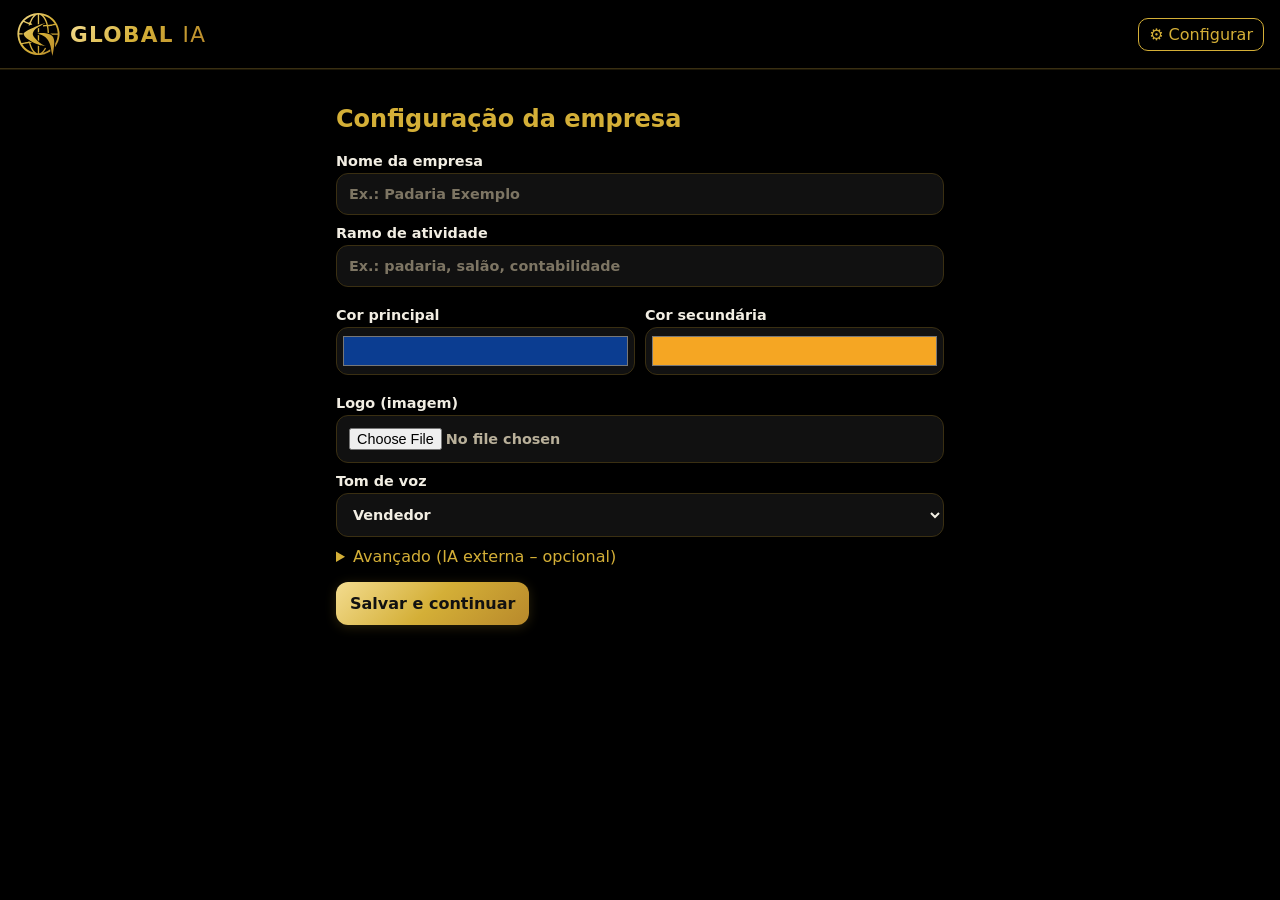
<file: global-ia/index.html>
<!doctype html><html lang="pt-BR"><head><meta charset="utf-8"><meta name="viewport" content="width=device-width,initial-scale=1,viewport-fit=cover">
<title>Global IA</title><meta name="theme-color" content="#000000"><link rel="manifest" href="manifest.webmanifest">
<link rel="icon" href="assets/icon.svg" type="image/svg+xml"><link rel="apple-touch-icon" href="assets/icon.svg"><meta name="apple-mobile-web-app-capable" content="yes"><meta name="apple-mobile-web-app-title" content="Global IA">
<link rel="stylesheet" href="style.css"></head><body>
<header><div class="brand"><img src="assets/logo.svg" alt="Global"><h1>Global <span>IA</span></h1></div><button id="btnCfg" class="ghost">⚙️ Configurar</button></header>
<main>
<section id="setup" class="hidden"><h2>Configuração da empresa</h2>
<label>Nome da empresa<input id="cName" placeholder="Ex.: Padaria Exemplo"></label>
<label>Ramo de atividade<input id="cRamo" placeholder="Ex.: padaria, salão, contabilidade"></label>
<div class="row"><label>Cor principal<input type="color" id="c1" value="#0B3D91"></label><label>Cor secundária<input type="color" id="c2" value="#F5A623"></label></div>
<label>Logo (imagem)<input type="file" id="cLogo" accept="image/*"></label><img id="logoPrev" class="logoPrev hidden" alt="Logo">
<label>Tom de voz<select id="cTom"><option>Sério</option><option>Descontraído</option><option selected>Vendedor</option></select></label>
<details><summary>Avançado (IA externa – opcional)</summary><label>Endpoint de API (não usado por padrão)<input id="cApi" placeholder="https://..."></label></details>
<button id="saveCfg" class="primary">Salvar e continuar</button></section>
<section id="home" class="hidden"><p class="hello" id="hello"></p>
<div class="cards"><button class="card" data-mode="post"><span>✍️</span><b>Assistente de Postagem</b><small>Legenda, ideias e hashtags</small></button>
<button class="card" data-mode="img"><span>🎨</span><b>Assistente de Imagem</b><small>Artes para feed e story</small></button></div>
<div class="chat"><textarea id="req" rows="2" placeholder="Ex.: faz um post de promoção de sexta"></textarea>
<div class="row wrap"><button id="goPost" class="primary">✍️ Postagem</button><button id="goImg" class="primary alt">🎨 Imagem</button><button id="goFull" class="primary full">🚀 Fazer post completo</button></div>
<div class="chips"><button>faz um post de promoção de sexta</button><button>lançamento de produto novo</button><button>dica para clientes</button><button>post de Dia das Mães</button></div></div>
<div id="out"></div></section>
</main><script src="app.js"></script></body></html>
</file>
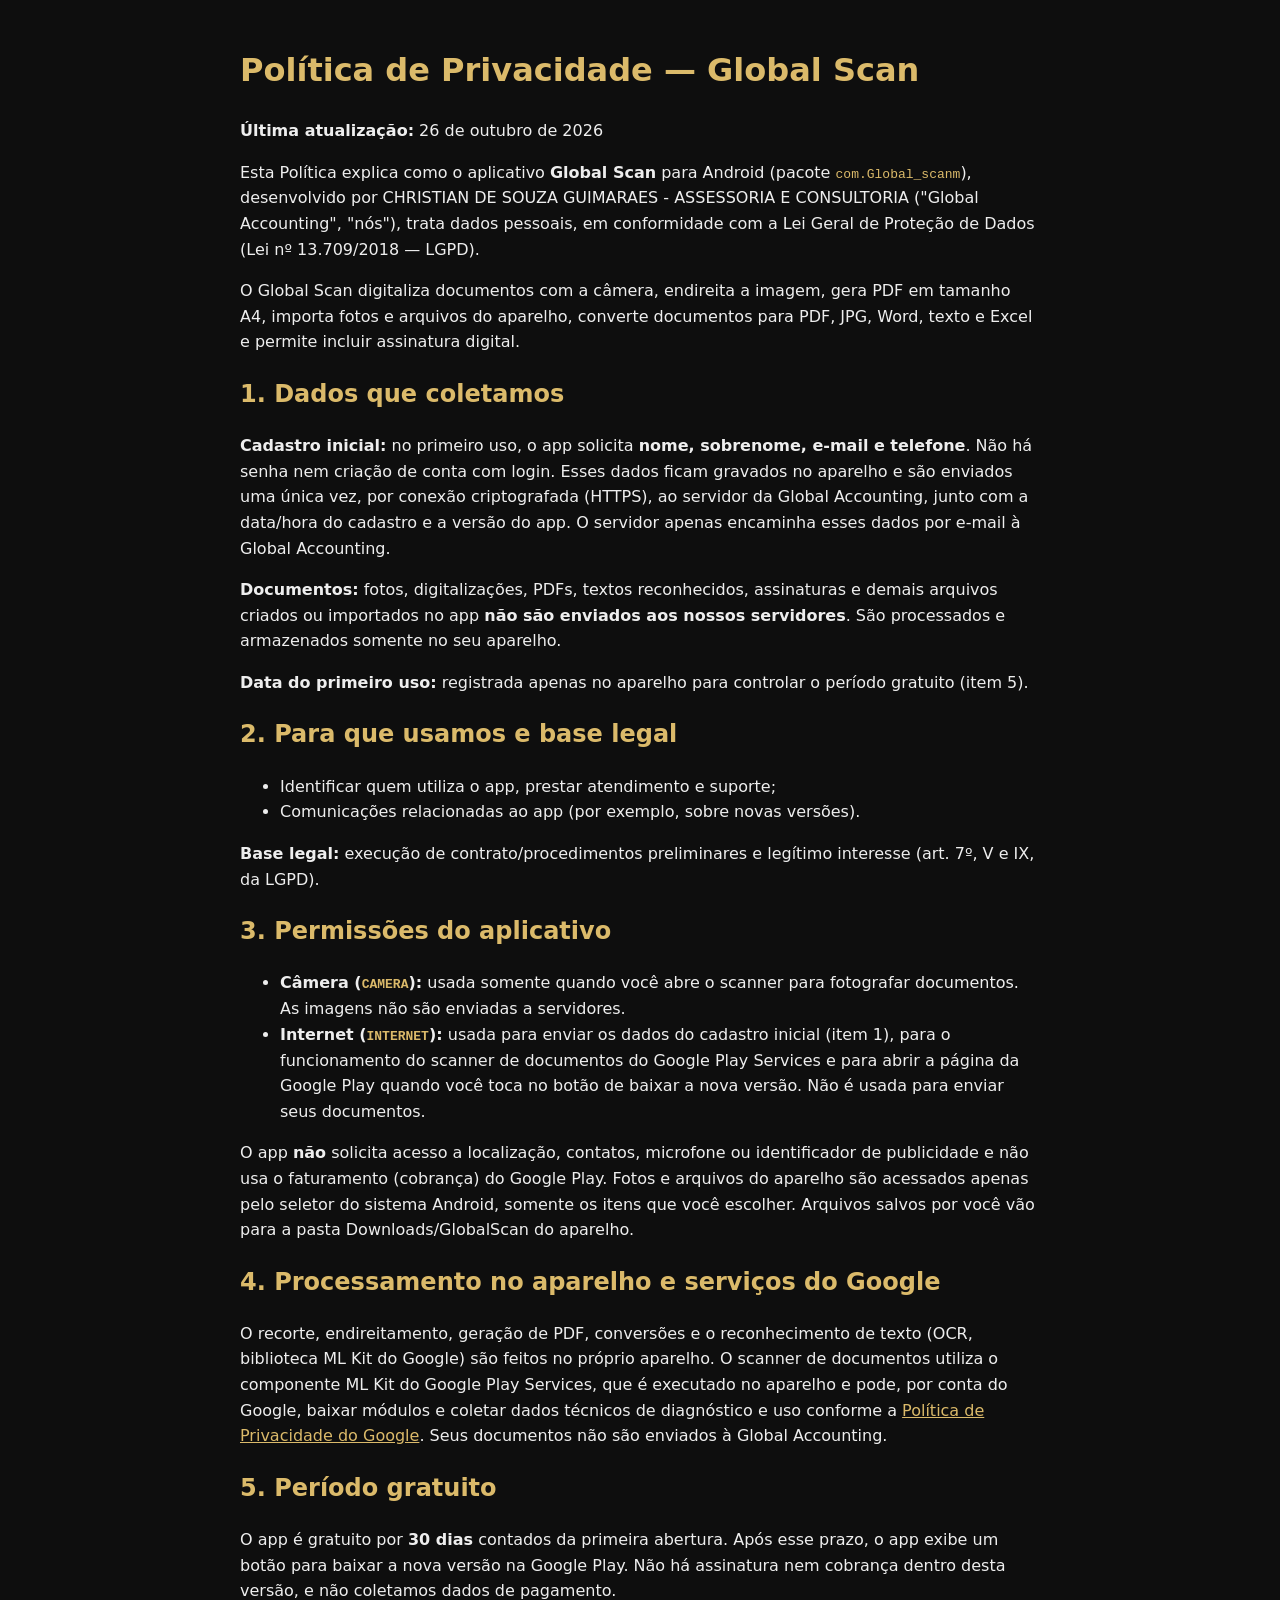
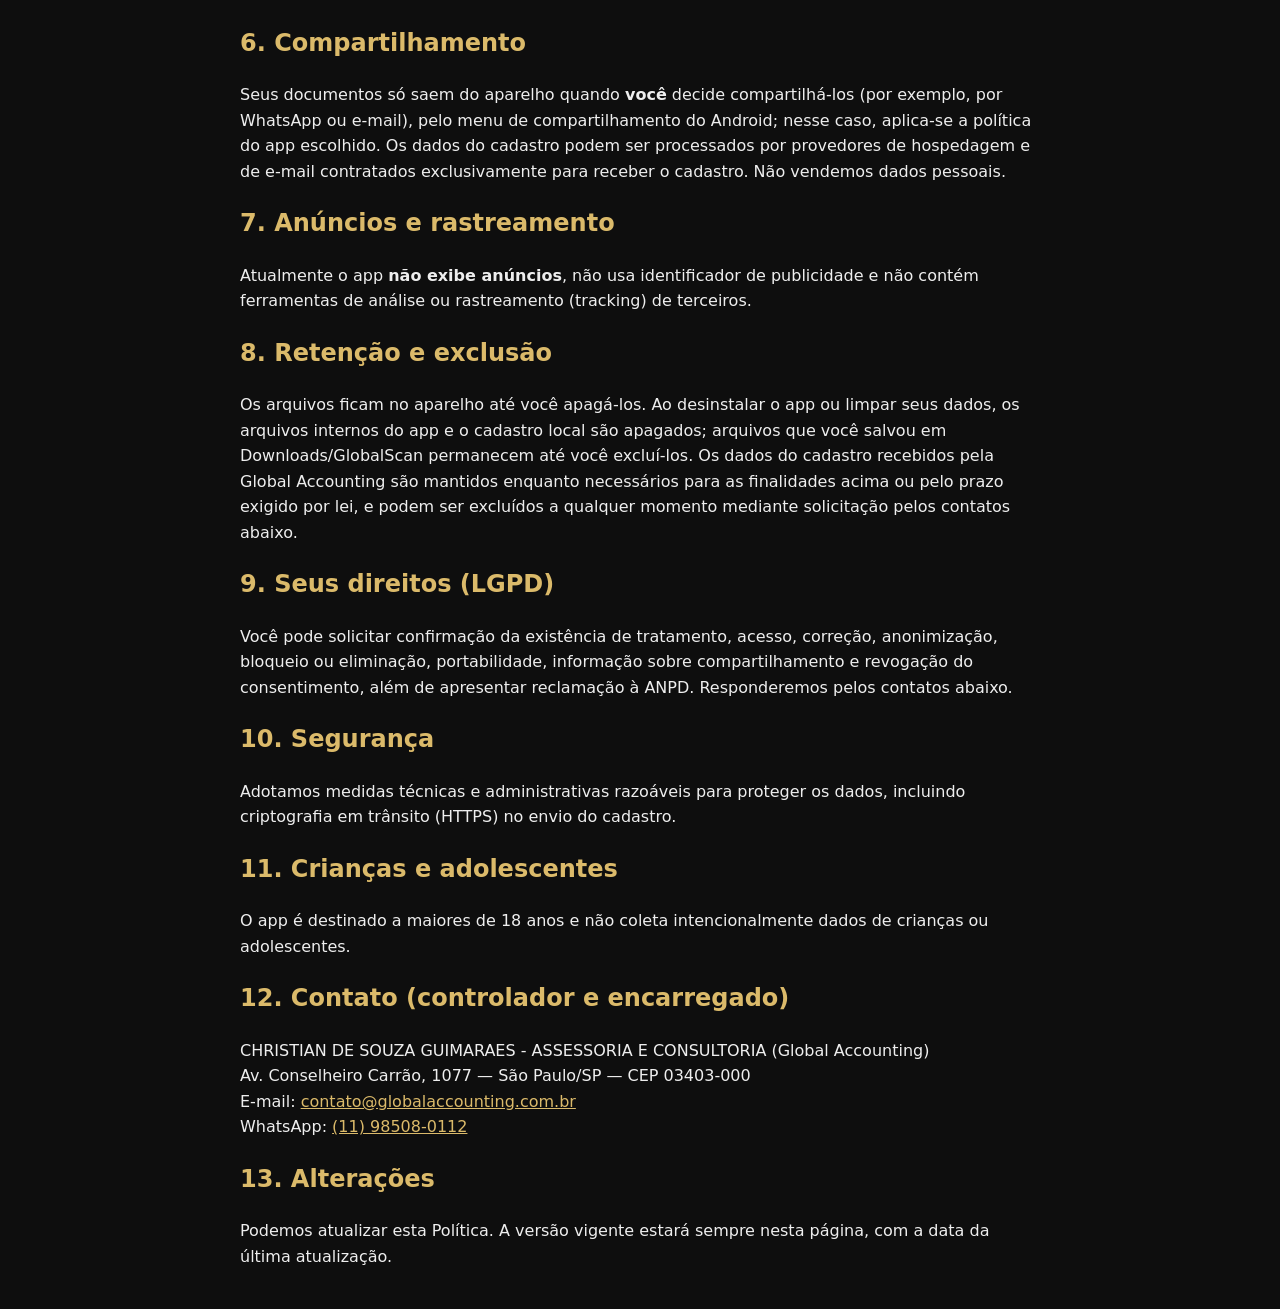
<file: privacidade.html>
<!DOCTYPE html>
<html lang="pt-BR"><head><meta charset="utf-8"><meta name="viewport" content="width=device-width,initial-scale=1">
<title>Política de Privacidade — Global Scan</title>
<style>body{background:#0E0E0E;color:#eee;font-family:system-ui,Arial,sans-serif;max-width:800px;margin:auto;padding:24px;line-height:1.6}h1,h2{color:#DBBA6A}a{color:#DBBA6A}code{color:#DBBA6A}</style>
</head><body>
<h1>Política de Privacidade — Global Scan</h1>
<p><strong>Última atualização:</strong> 26 de outubro de 2026</p>
<p>Esta Política explica como o aplicativo <strong>Global Scan</strong> para Android (pacote <code>com.Global_scanm</code>), desenvolvido por CHRISTIAN DE SOUZA GUIMARAES - ASSESSORIA E CONSULTORIA ("Global Accounting", "nós"), trata dados pessoais, em conformidade com a Lei Geral de Proteção de Dados (Lei nº 13.709/2018 — LGPD).</p>
<p>O Global Scan digitaliza documentos com a câmera, endireita a imagem, gera PDF em tamanho A4, importa fotos e arquivos do aparelho, converte documentos para PDF, JPG, Word, texto e Excel e permite incluir assinatura digital.</p>

<h2>1. Dados que coletamos</h2>
<p><strong>Cadastro inicial:</strong> no primeiro uso, o app solicita <strong>nome, sobrenome, e-mail e telefone</strong>. Não há senha nem criação de conta com login. Esses dados ficam gravados no aparelho e são enviados uma única vez, por conexão criptografada (HTTPS), ao servidor da Global Accounting, junto com a data/hora do cadastro e a versão do app. O servidor apenas encaminha esses dados por e-mail à Global Accounting.</p>
<p><strong>Documentos:</strong> fotos, digitalizações, PDFs, textos reconhecidos, assinaturas e demais arquivos criados ou importados no app <strong>não são enviados aos nossos servidores</strong>. São processados e armazenados somente no seu aparelho.</p>
<p><strong>Data do primeiro uso:</strong> registrada apenas no aparelho para controlar o período gratuito (item 5).</p>

<h2>2. Para que usamos e base legal</h2>
<ul>
<li>Identificar quem utiliza o app, prestar atendimento e suporte;</li>
<li>Comunicações relacionadas ao app (por exemplo, sobre novas versões).</li>
</ul>
<p><strong>Base legal:</strong> execução de contrato/procedimentos preliminares e legítimo interesse (art. 7º, V e IX, da LGPD).</p>

<h2>3. Permissões do aplicativo</h2>
<ul>
<li><strong>Câmera (<code>CAMERA</code>):</strong> usada somente quando você abre o scanner para fotografar documentos. As imagens não são enviadas a servidores.</li>
<li><strong>Internet (<code>INTERNET</code>):</strong> usada para enviar os dados do cadastro inicial (item 1), para o funcionamento do scanner de documentos do Google Play Services e para abrir a página da Google Play quando você toca no botão de baixar a nova versão. Não é usada para enviar seus documentos.</li>
</ul>
<p>O app <strong>não</strong> solicita acesso a localização, contatos, microfone ou identificador de publicidade e não usa o faturamento (cobrança) do Google Play. Fotos e arquivos do aparelho são acessados apenas pelo seletor do sistema Android, somente os itens que você escolher. Arquivos salvos por você vão para a pasta Downloads/GlobalScan do aparelho.</p>

<h2>4. Processamento no aparelho e serviços do Google</h2>
<p>O recorte, endireitamento, geração de PDF, conversões e o reconhecimento de texto (OCR, biblioteca ML Kit do Google) são feitos no próprio aparelho. O scanner de documentos utiliza o componente ML Kit do Google Play Services, que é executado no aparelho e pode, por conta do Google, baixar módulos e coletar dados técnicos de diagnóstico e uso conforme a <a href="https://policies.google.com/privacy">Política de Privacidade do Google</a>. Seus documentos não são enviados à Global Accounting.</p>

<h2>5. Período gratuito</h2>
<p>O app é gratuito por <strong>30 dias</strong> contados da primeira abertura. Após esse prazo, o app exibe um botão para baixar a nova versão na Google Play. Não há assinatura nem cobrança dentro desta versão, e não coletamos dados de pagamento.</p>

<h2>6. Compartilhamento</h2>
<p>Seus documentos só saem do aparelho quando <strong>você</strong> decide compartilhá-los (por exemplo, por WhatsApp ou e-mail), pelo menu de compartilhamento do Android; nesse caso, aplica-se a política do app escolhido. Os dados do cadastro podem ser processados por provedores de hospedagem e de e-mail contratados exclusivamente para receber o cadastro. Não vendemos dados pessoais.</p>

<h2>7. Anúncios e rastreamento</h2>
<p>Atualmente o app <strong>não exibe anúncios</strong>, não usa identificador de publicidade e não contém ferramentas de análise ou rastreamento (tracking) de terceiros.</p>

<h2>8. Retenção e exclusão</h2>
<p>Os arquivos ficam no aparelho até você apagá-los. Ao desinstalar o app ou limpar seus dados, os arquivos internos do app e o cadastro local são apagados; arquivos que você salvou em Downloads/GlobalScan permanecem até você excluí-los. Os dados do cadastro recebidos pela Global Accounting são mantidos enquanto necessários para as finalidades acima ou pelo prazo exigido por lei, e podem ser excluídos a qualquer momento mediante solicitação pelos contatos abaixo.</p>

<h2>9. Seus direitos (LGPD)</h2>
<p>Você pode solicitar confirmação da existência de tratamento, acesso, correção, anonimização, bloqueio ou eliminação, portabilidade, informação sobre compartilhamento e revogação do consentimento, além de apresentar reclamação à ANPD. Responderemos pelos contatos abaixo.</p>

<h2>10. Segurança</h2>
<p>Adotamos medidas técnicas e administrativas razoáveis para proteger os dados, incluindo criptografia em trânsito (HTTPS) no envio do cadastro.</p>

<h2>11. Crianças e adolescentes</h2>
<p>O app é destinado a maiores de 18 anos e não coleta intencionalmente dados de crianças ou adolescentes.</p>

<h2>12. Contato (controlador e encarregado)</h2>
<p>CHRISTIAN DE SOUZA GUIMARAES - ASSESSORIA E CONSULTORIA (Global Accounting)<br />
Av. Conselheiro Carrão, 1077 — São Paulo/SP — CEP 03403-000<br />
E-mail: <a href="mailto:contato@globalaccounting.com.br">contato@globalaccounting.com.br</a><br />
WhatsApp: <a href="https://wa.me/5511985080112">(11) 98508-0112</a></p>

<h2>13. Alterações</h2>
<p>Podemos atualizar esta Política. A versão vigente estará sempre nesta página, com a data da última atualização.</p>
</body></html>
</file>
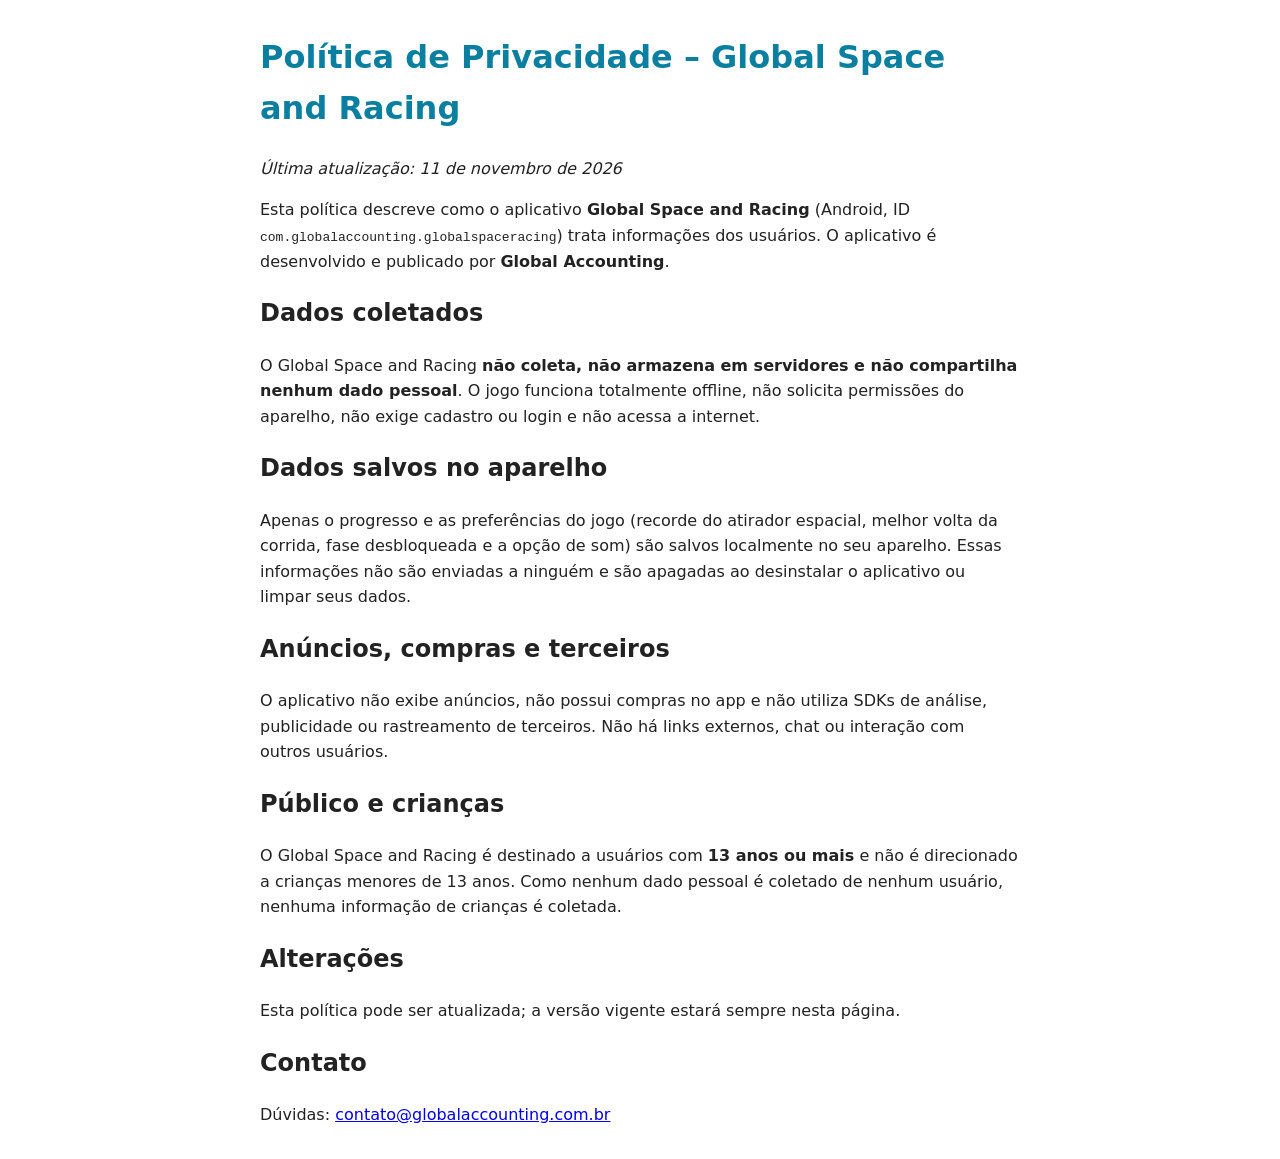
<file: global-space-racing/privacidade.html>
<!doctype html>
<html lang="pt-BR"><head><meta charset="utf-8"><meta name="viewport" content="width=device-width,initial-scale=1">
<title>Política de Privacidade – Global Space and Racing</title>
<style>body{font-family:system-ui,sans-serif;max-width:760px;margin:2em auto;padding:0 1em;line-height:1.6;color:#222}h1{color:#0a7fa0}</style></head>
<body>
<h1>Política de Privacidade – Global Space and Racing</h1>
<p><em>Última atualização: 11 de novembro de 2026</em></p>
<p>Esta política descreve como o aplicativo <strong>Global Space and Racing</strong> (Android, ID <code>com.globalaccounting.globalspaceracing</code>) trata informações dos usuários. O aplicativo é desenvolvido e publicado por <strong>Global Accounting</strong>.</p>
<h2>Dados coletados</h2>
<p>O Global Space and Racing <strong>não coleta, não armazena em servidores e não compartilha nenhum dado pessoal</strong>. O jogo funciona totalmente offline, não solicita permissões do aparelho, não exige cadastro ou login e não acessa a internet.</p>
<h2>Dados salvos no aparelho</h2>
<p>Apenas o progresso e as preferências do jogo (recorde do atirador espacial, melhor volta da corrida, fase desbloqueada e a opção de som) são salvos localmente no seu aparelho. Essas informações não são enviadas a ninguém e são apagadas ao desinstalar o aplicativo ou limpar seus dados.</p>
<h2>Anúncios, compras e terceiros</h2>
<p>O aplicativo não exibe anúncios, não possui compras no app e não utiliza SDKs de análise, publicidade ou rastreamento de terceiros. Não há links externos, chat ou interação com outros usuários.</p>
<h2>Público e crianças</h2>
<p>O Global Space and Racing é destinado a usuários com <strong>13 anos ou mais</strong> e não é direcionado a crianças menores de 13 anos. Como nenhum dado pessoal é coletado de nenhum usuário, nenhuma informação de crianças é coletada.</p>
<h2>Alterações</h2>
<p>Esta política pode ser atualizada; a versão vigente estará sempre nesta página.</p>
<h2>Contato</h2>
<p>Dúvidas: <a href="mailto:contato@globalaccounting.com.br">contato@globalaccounting.com.br</a></p>
</body></html>
</file>
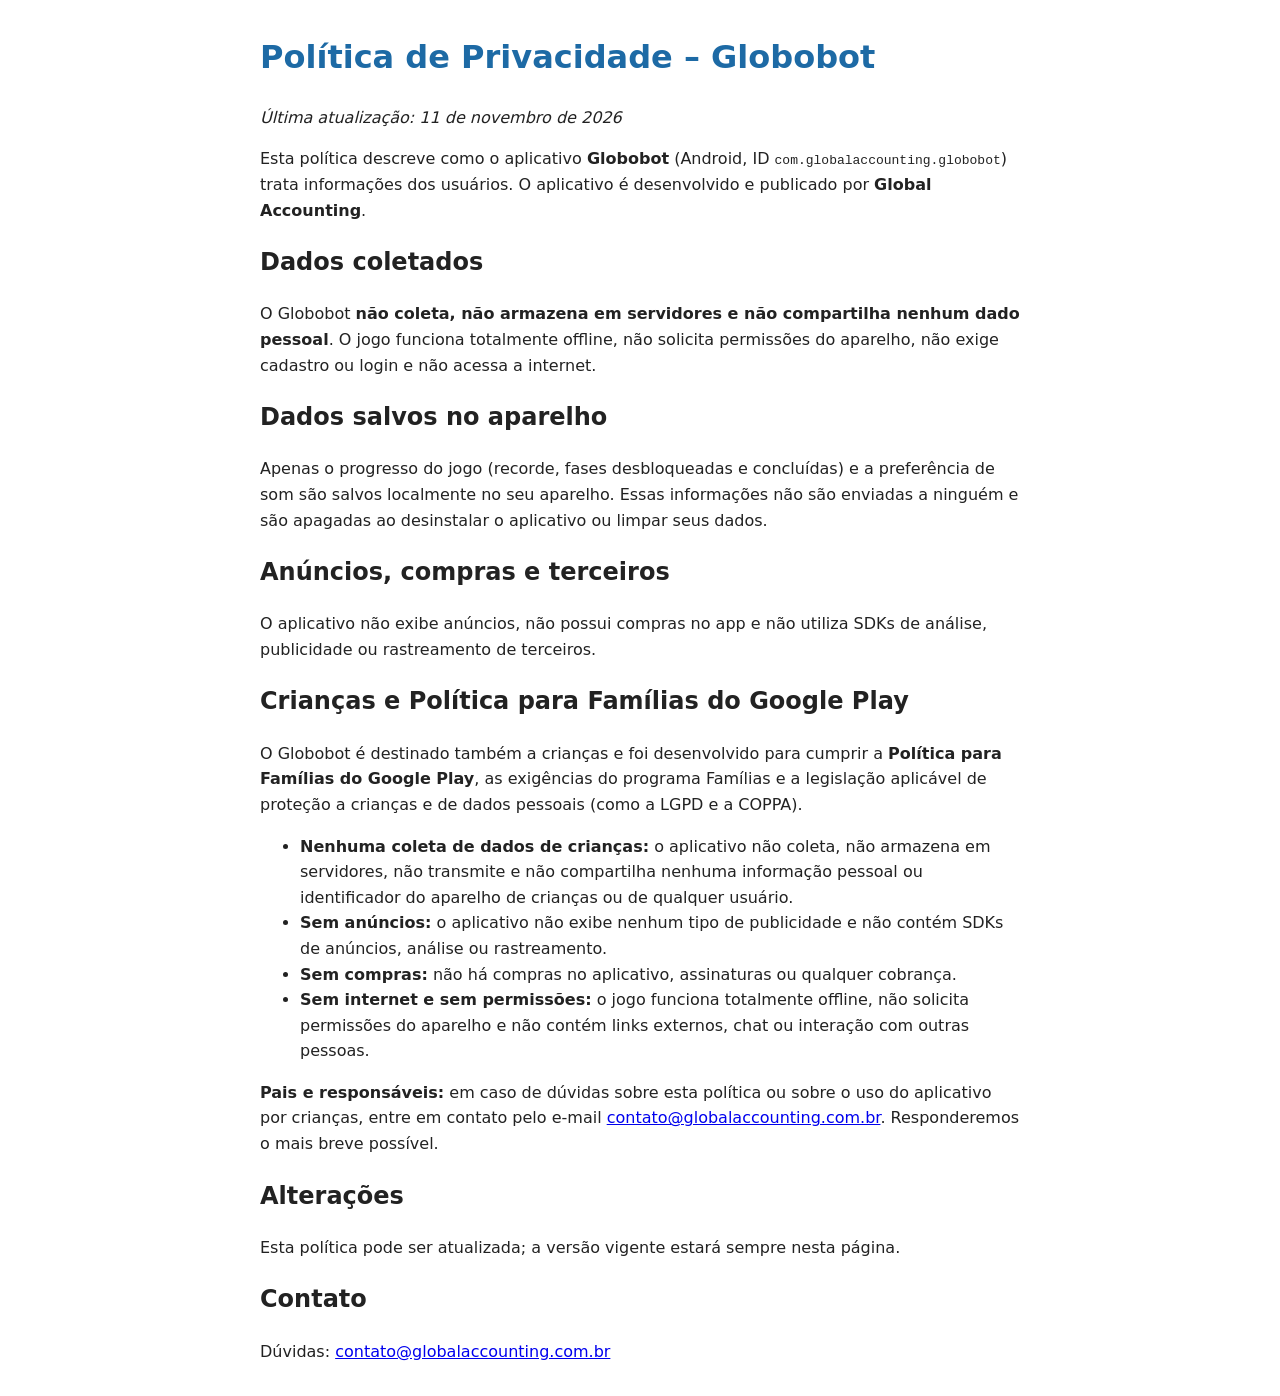
<file: globobot/privacidade.html>
<!doctype html>
<html lang="pt-BR"><head><meta charset="utf-8"><meta name="viewport" content="width=device-width,initial-scale=1">
<title>Política de Privacidade – Globobot</title>
<style>body{font-family:system-ui,sans-serif;max-width:760px;margin:2em auto;padding:0 1em;line-height:1.6;color:#222}h1{color:#1d6aa5}</style></head>
<body>
<h1>Política de Privacidade – Globobot</h1>
<p><em>Última atualização: 11 de novembro de 2026</em></p>
<p>Esta política descreve como o aplicativo <strong>Globobot</strong> (Android, ID <code>com.globalaccounting.globobot</code>) trata informações dos usuários. O aplicativo é desenvolvido e publicado por <strong>Global Accounting</strong>.</p>
<h2>Dados coletados</h2>
<p>O Globobot <strong>não coleta, não armazena em servidores e não compartilha nenhum dado pessoal</strong>. O jogo funciona totalmente offline, não solicita permissões do aparelho, não exige cadastro ou login e não acessa a internet.</p>
<h2>Dados salvos no aparelho</h2>
<p>Apenas o progresso do jogo (recorde, fases desbloqueadas e concluídas) e a preferência de som são salvos localmente no seu aparelho. Essas informações não são enviadas a ninguém e são apagadas ao desinstalar o aplicativo ou limpar seus dados.</p>
<h2>Anúncios, compras e terceiros</h2>
<p>O aplicativo não exibe anúncios, não possui compras no app e não utiliza SDKs de análise, publicidade ou rastreamento de terceiros.</p>
<h2>Crianças e Política para Famílias do Google Play</h2>
<p>O Globobot é destinado também a crianças e foi desenvolvido para cumprir a <strong>Política para Famílias do Google Play</strong>, as exigências do programa Famílias e a legislação aplicável de proteção a crianças e de dados pessoais (como a LGPD e a COPPA).</p>
<ul>
<li><strong>Nenhuma coleta de dados de crianças:</strong> o aplicativo não coleta, não armazena em servidores, não transmite e não compartilha nenhuma informação pessoal ou identificador do aparelho de crianças ou de qualquer usuário.</li>
<li><strong>Sem anúncios:</strong> o aplicativo não exibe nenhum tipo de publicidade e não contém SDKs de anúncios, análise ou rastreamento.</li>
<li><strong>Sem compras:</strong> não há compras no aplicativo, assinaturas ou qualquer cobrança.</li>
<li><strong>Sem internet e sem permissões:</strong> o jogo funciona totalmente offline, não solicita permissões do aparelho e não contém links externos, chat ou interação com outras pessoas.</li>
</ul>
<p><strong>Pais e responsáveis:</strong> em caso de dúvidas sobre esta política ou sobre o uso do aplicativo por crianças, entre em contato pelo e-mail <a href="mailto:contato@globalaccounting.com.br">contato@globalaccounting.com.br</a>. Responderemos o mais breve possível.</p>
<h2>Alterações</h2>
<p>Esta política pode ser atualizada; a versão vigente estará sempre nesta página.</p>
<h2>Contato</h2>
<p>Dúvidas: <a href="mailto:contato@globalaccounting.com.br">contato@globalaccounting.com.br</a></p>
</body></html>
</file>
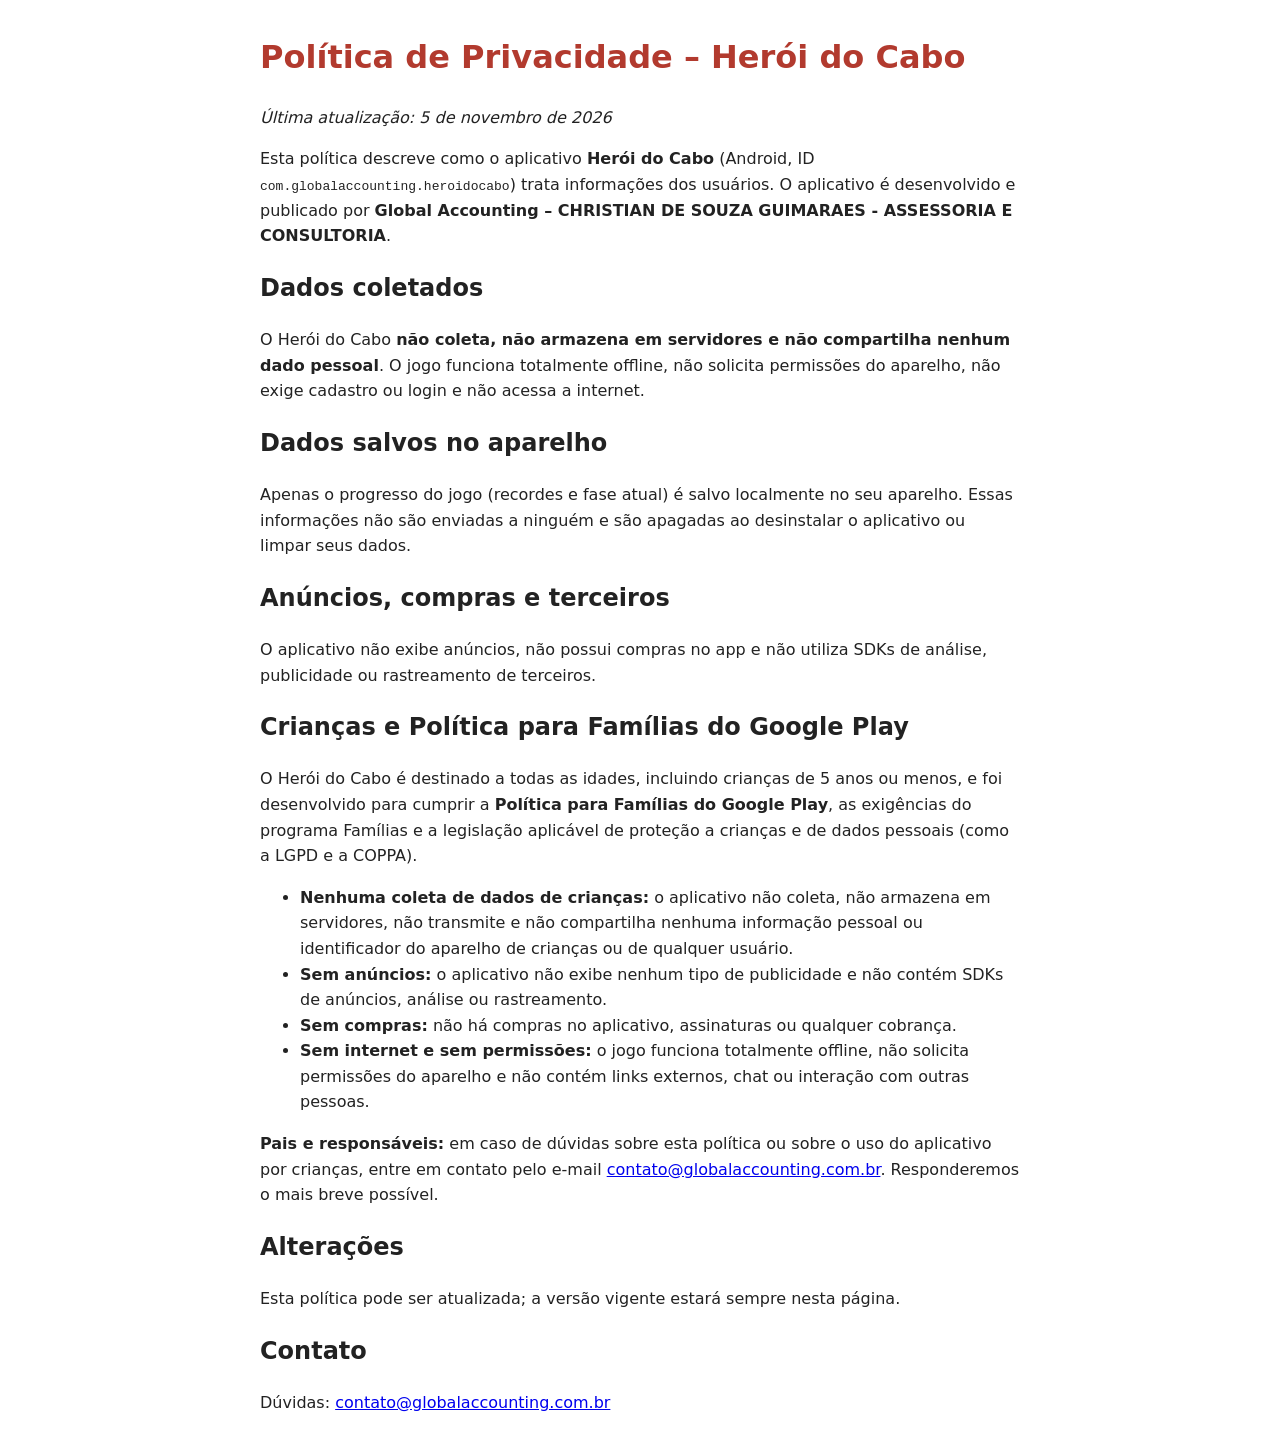
<file: heroi-do-cabo/privacidade.html>
<!doctype html>
<html lang="pt-BR"><head><meta charset="utf-8"><meta name="viewport" content="width=device-width,initial-scale=1">
<title>Política de Privacidade – Herói do Cabo</title>
<style>body{font-family:system-ui,sans-serif;max-width:760px;margin:2em auto;padding:0 1em;line-height:1.6;color:#222}h1{color:#b23a2e}</style></head>
<body>
<h1>Política de Privacidade – Herói do Cabo</h1>
<p><em>Última atualização: 5 de novembro de 2026</em></p>
<p>Esta política descreve como o aplicativo <strong>Herói do Cabo</strong> (Android, ID <code>com.globalaccounting.heroidocabo</code>) trata informações dos usuários. O aplicativo é desenvolvido e publicado por <strong>Global Accounting – CHRISTIAN DE SOUZA GUIMARAES - ASSESSORIA E CONSULTORIA</strong>.</p>
<h2>Dados coletados</h2>
<p>O Herói do Cabo <strong>não coleta, não armazena em servidores e não compartilha nenhum dado pessoal</strong>. O jogo funciona totalmente offline, não solicita permissões do aparelho, não exige cadastro ou login e não acessa a internet.</p>
<h2>Dados salvos no aparelho</h2>
<p>Apenas o progresso do jogo (recordes e fase atual) é salvo localmente no seu aparelho. Essas informações não são enviadas a ninguém e são apagadas ao desinstalar o aplicativo ou limpar seus dados.</p>
<h2>Anúncios, compras e terceiros</h2>
<p>O aplicativo não exibe anúncios, não possui compras no app e não utiliza SDKs de análise, publicidade ou rastreamento de terceiros.</p>
<h2>Crianças e Política para Famílias do Google Play</h2>
<p>O Herói do Cabo é destinado a todas as idades, incluindo crianças de 5 anos ou menos, e foi desenvolvido para cumprir a <strong>Política para Famílias do Google Play</strong>, as exigências do programa Famílias e a legislação aplicável de proteção a crianças e de dados pessoais (como a LGPD e a COPPA).</p>
<ul>
<li><strong>Nenhuma coleta de dados de crianças:</strong> o aplicativo não coleta, não armazena em servidores, não transmite e não compartilha nenhuma informação pessoal ou identificador do aparelho de crianças ou de qualquer usuário.</li>
<li><strong>Sem anúncios:</strong> o aplicativo não exibe nenhum tipo de publicidade e não contém SDKs de anúncios, análise ou rastreamento.</li>
<li><strong>Sem compras:</strong> não há compras no aplicativo, assinaturas ou qualquer cobrança.</li>
<li><strong>Sem internet e sem permissões:</strong> o jogo funciona totalmente offline, não solicita permissões do aparelho e não contém links externos, chat ou interação com outras pessoas.</li>
</ul>
<p><strong>Pais e responsáveis:</strong> em caso de dúvidas sobre esta política ou sobre o uso do aplicativo por crianças, entre em contato pelo e-mail <a href="mailto:contato@globalaccounting.com.br">contato@globalaccounting.com.br</a>. Responderemos o mais breve possível.</p>
<h2>Alterações</h2>
<p>Esta política pode ser atualizada; a versão vigente estará sempre nesta página.</p>
<h2>Contato</h2>
<p>Dúvidas: <a href="mailto:contato@globalaccounting.com.br">contato@globalaccounting.com.br</a></p>
</body></html>
</file>
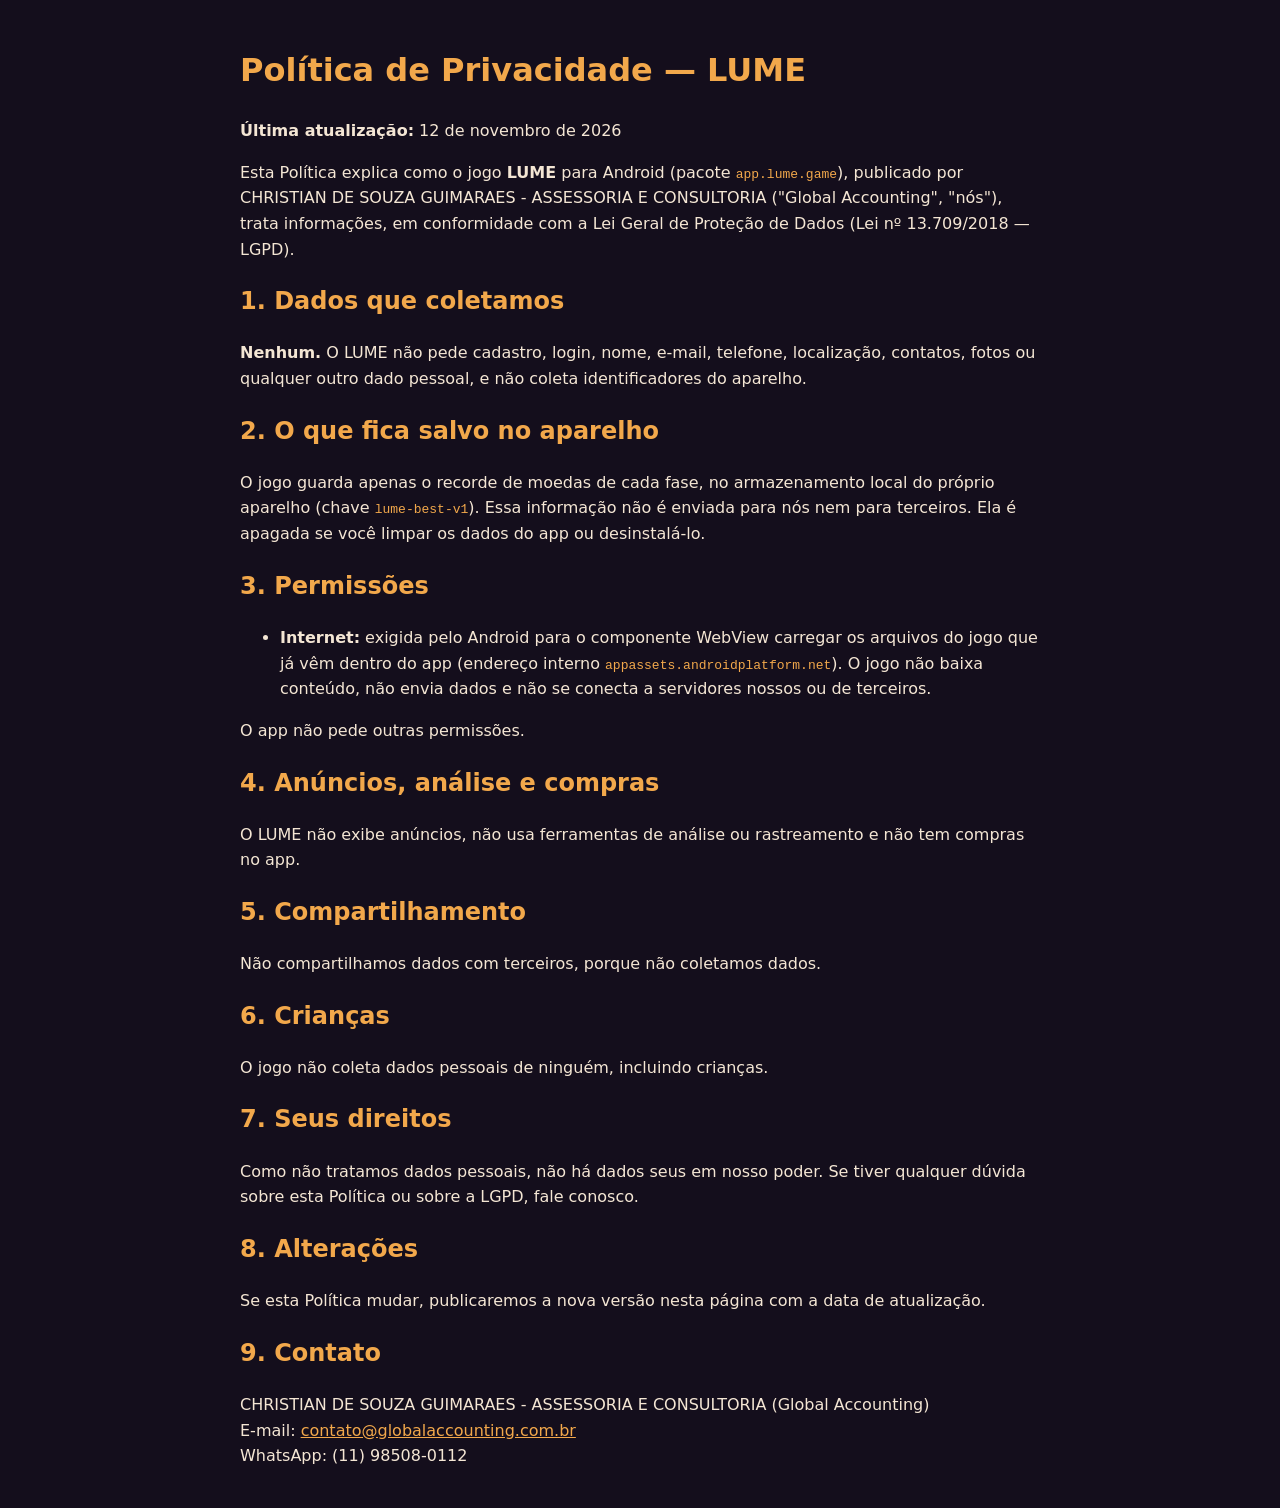
<file: lume/privacidade.html>
<!DOCTYPE html>
<html lang="pt-BR"><head><meta charset="utf-8"><meta name="viewport" content="width=device-width,initial-scale=1">
<title>Política de Privacidade — LUME</title>
<style>body{background:#140E1C;color:#F4E6D4;font-family:system-ui,Arial,sans-serif;max-width:800px;margin:auto;padding:24px;line-height:1.6}h1,h2{color:#F2A84B}a{color:#F2A84B}code{color:#F2A84B}</style>
</head><body>
<h1>Política de Privacidade — LUME</h1>
<p><strong>Última atualização:</strong> 12 de novembro de 2026</p>
<p>Esta Política explica como o jogo <strong>LUME</strong> para Android (pacote <code>app.lume.game</code>), publicado por CHRISTIAN DE SOUZA GUIMARAES - ASSESSORIA E CONSULTORIA ("Global Accounting", "nós"), trata informações, em conformidade com a Lei Geral de Proteção de Dados (Lei nº 13.709/2018 — LGPD).</p>
<h2>1. Dados que coletamos</h2>
<p><strong>Nenhum.</strong> O LUME não pede cadastro, login, nome, e-mail, telefone, localização, contatos, fotos ou qualquer outro dado pessoal, e não coleta identificadores do aparelho.</p>
<h2>2. O que fica salvo no aparelho</h2>
<p>O jogo guarda apenas o recorde de moedas de cada fase, no armazenamento local do próprio aparelho (chave <code>lume-best-v1</code>). Essa informação não é enviada para nós nem para terceiros. Ela é apagada se você limpar os dados do app ou desinstalá-lo.</p>
<h2>3. Permissões</h2>
<ul>
<li><strong>Internet:</strong> exigida pelo Android para o componente WebView carregar os arquivos do jogo que já vêm dentro do app (endereço interno <code>appassets.androidplatform.net</code>). O jogo não baixa conteúdo, não envia dados e não se conecta a servidores nossos ou de terceiros.</li>
</ul>
<p>O app não pede outras permissões.</p>
<h2>4. Anúncios, análise e compras</h2>
<p>O LUME não exibe anúncios, não usa ferramentas de análise ou rastreamento e não tem compras no app.</p>
<h2>5. Compartilhamento</h2>
<p>Não compartilhamos dados com terceiros, porque não coletamos dados.</p>
<h2>6. Crianças</h2>
<p>O jogo não coleta dados pessoais de ninguém, incluindo crianças.</p>
<h2>7. Seus direitos</h2>
<p>Como não tratamos dados pessoais, não há dados seus em nosso poder. Se tiver qualquer dúvida sobre esta Política ou sobre a LGPD, fale conosco.</p>
<h2>8. Alterações</h2>
<p>Se esta Política mudar, publicaremos a nova versão nesta página com a data de atualização.</p>
<h2>9. Contato</h2>
<p>CHRISTIAN DE SOUZA GUIMARAES - ASSESSORIA E CONSULTORIA (Global Accounting)<br>
E-mail: <a href="mailto:contato@globalaccounting.com.br">contato@globalaccounting.com.br</a><br>
WhatsApp: (11) 98508-0112</p>
</body></html>
</file>
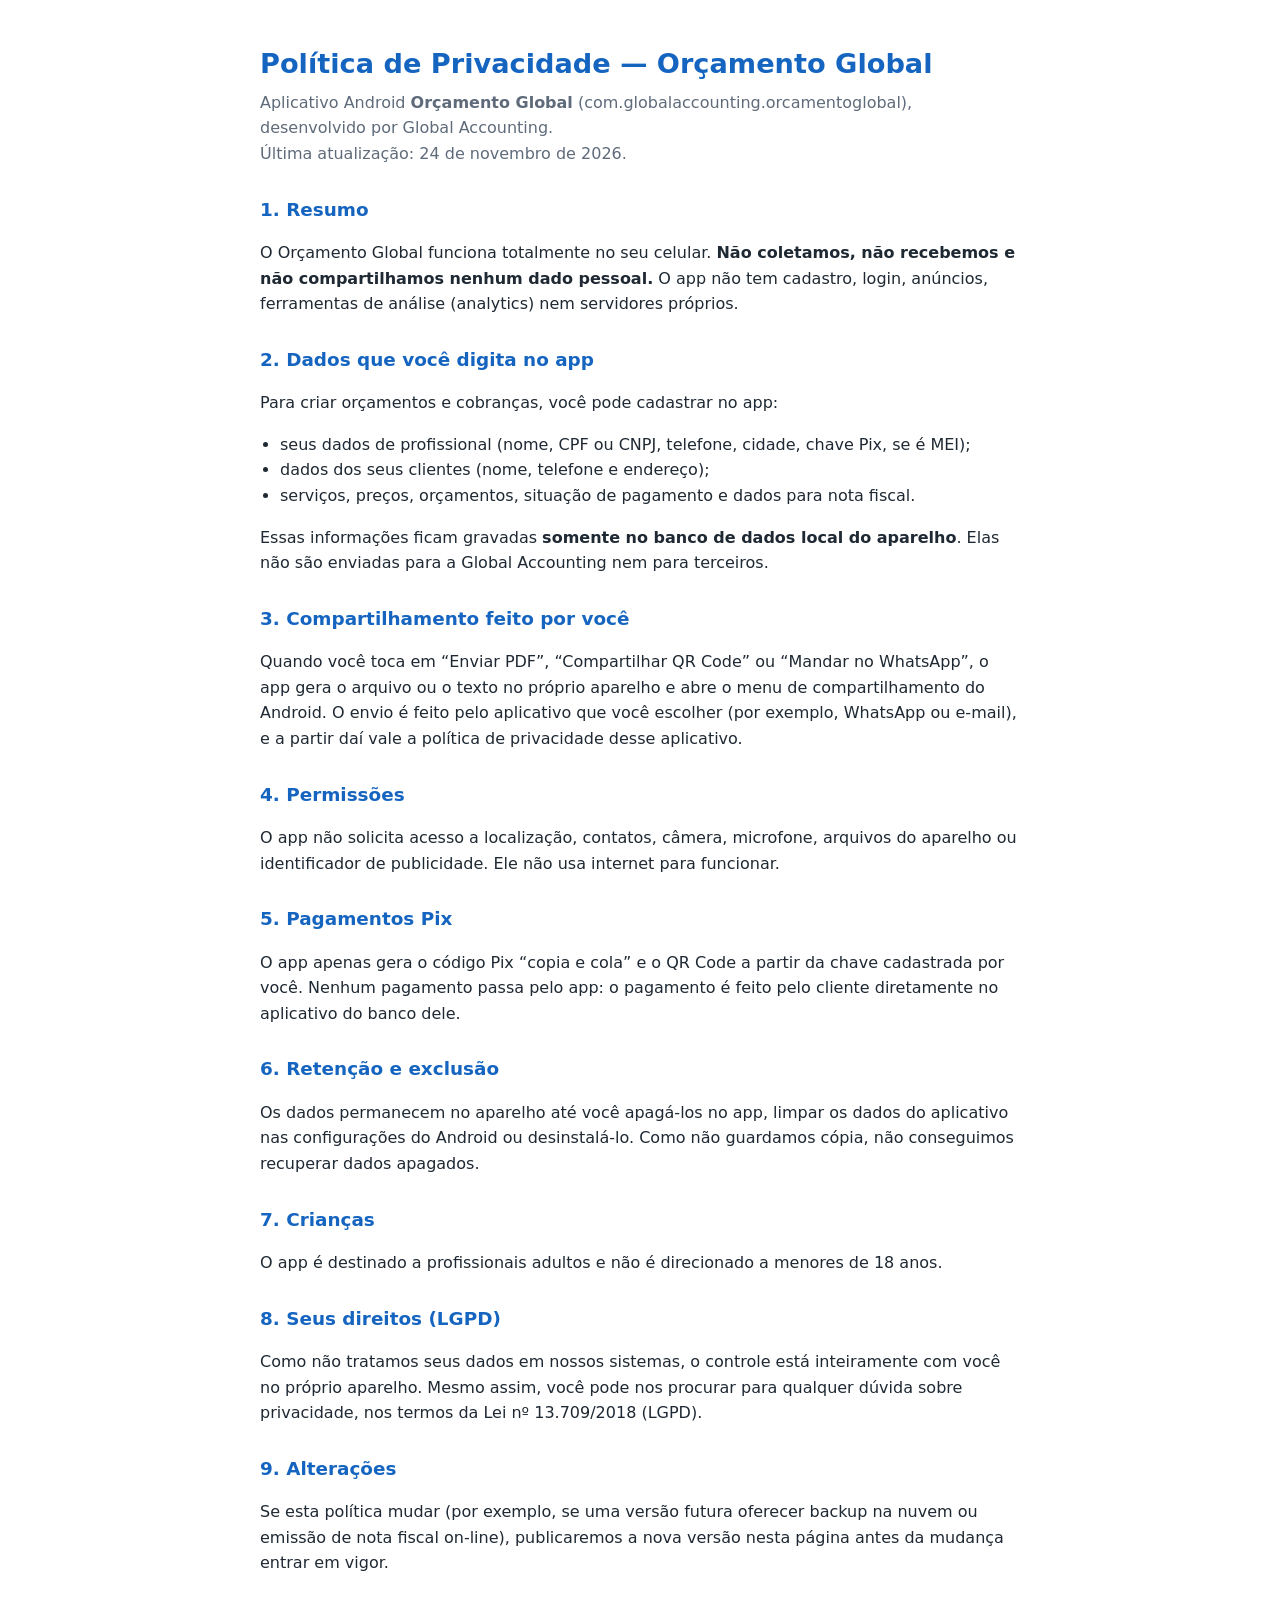
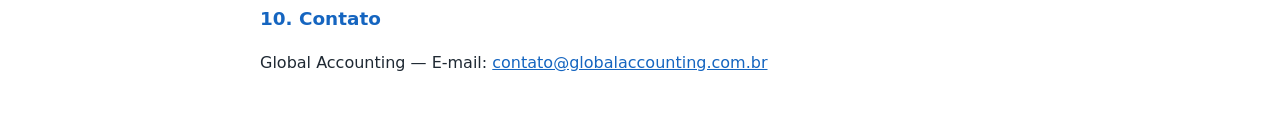
<file: orcamento-global/privacidade.html>
<!DOCTYPE html>
<html lang="pt-BR">
<head>
<meta charset="utf-8">
<meta name="viewport" content="width=device-width, initial-scale=1">
<title>Política de Privacidade — Orçamento Global</title>
<style>
body{font-family:system-ui,-apple-system,Segoe UI,Roboto,sans-serif;max-width:760px;margin:0 auto;padding:24px 18px 48px;color:#1f2933;line-height:1.6}
h1{color:#1565C0;font-size:1.7em;margin-bottom:4px}h2{color:#1565C0;font-size:1.15em;margin-top:28px}
.sub{color:#5f6b7a;margin-top:0}ul{padding-left:20px}a{color:#1565C0}
</style>
</head>
<body>
<h1>Política de Privacidade — Orçamento Global</h1>
<p class="sub">Aplicativo Android <strong>Orçamento Global</strong> (com.globalaccounting.orcamentoglobal), desenvolvido por Global Accounting.<br>Última atualização: 24 de novembro de 2026.</p>

<h2>1. Resumo</h2>
<p>O Orçamento Global funciona totalmente no seu celular. <strong>Não coletamos, não recebemos e não compartilhamos nenhum dado pessoal.</strong> O app não tem cadastro, login, anúncios, ferramentas de análise (analytics) nem servidores próprios.</p>

<h2>2. Dados que você digita no app</h2>
<p>Para criar orçamentos e cobranças, você pode cadastrar no app:</p>
<ul>
<li>seus dados de profissional (nome, CPF ou CNPJ, telefone, cidade, chave Pix, se é MEI);</li>
<li>dados dos seus clientes (nome, telefone e endereço);</li>
<li>serviços, preços, orçamentos, situação de pagamento e dados para nota fiscal.</li>
</ul>
<p>Essas informações ficam gravadas <strong>somente no banco de dados local do aparelho</strong>. Elas não são enviadas para a Global Accounting nem para terceiros.</p>

<h2>3. Compartilhamento feito por você</h2>
<p>Quando você toca em “Enviar PDF”, “Compartilhar QR Code” ou “Mandar no WhatsApp”, o app gera o arquivo ou o texto no próprio aparelho e abre o menu de compartilhamento do Android. O envio é feito pelo aplicativo que você escolher (por exemplo, WhatsApp ou e-mail), e a partir daí vale a política de privacidade desse aplicativo.</p>

<h2>4. Permissões</h2>
<p>O app não solicita acesso a localização, contatos, câmera, microfone, arquivos do aparelho ou identificador de publicidade. Ele não usa internet para funcionar.</p>

<h2>5. Pagamentos Pix</h2>
<p>O app apenas gera o código Pix “copia e cola” e o QR Code a partir da chave cadastrada por você. Nenhum pagamento passa pelo app: o pagamento é feito pelo cliente diretamente no aplicativo do banco dele.</p>

<h2>6. Retenção e exclusão</h2>
<p>Os dados permanecem no aparelho até você apagá-los no app, limpar os dados do aplicativo nas configurações do Android ou desinstalá-lo. Como não guardamos cópia, não conseguimos recuperar dados apagados.</p>

<h2>7. Crianças</h2>
<p>O app é destinado a profissionais adultos e não é direcionado a menores de 18 anos.</p>

<h2>8. Seus direitos (LGPD)</h2>
<p>Como não tratamos seus dados em nossos sistemas, o controle está inteiramente com você no próprio aparelho. Mesmo assim, você pode nos procurar para qualquer dúvida sobre privacidade, nos termos da Lei nº 13.709/2018 (LGPD).</p>

<h2>9. Alterações</h2>
<p>Se esta política mudar (por exemplo, se uma versão futura oferecer backup na nuvem ou emissão de nota fiscal on-line), publicaremos a nova versão nesta página antes da mudança entrar em vigor.</p>

<h2>10. Contato</h2>
<p>Global Accounting — E-mail: <a href="mailto:contato@globalaccounting.com.br">contato@globalaccounting.com.br</a></p>
</body>
</html>
</file>
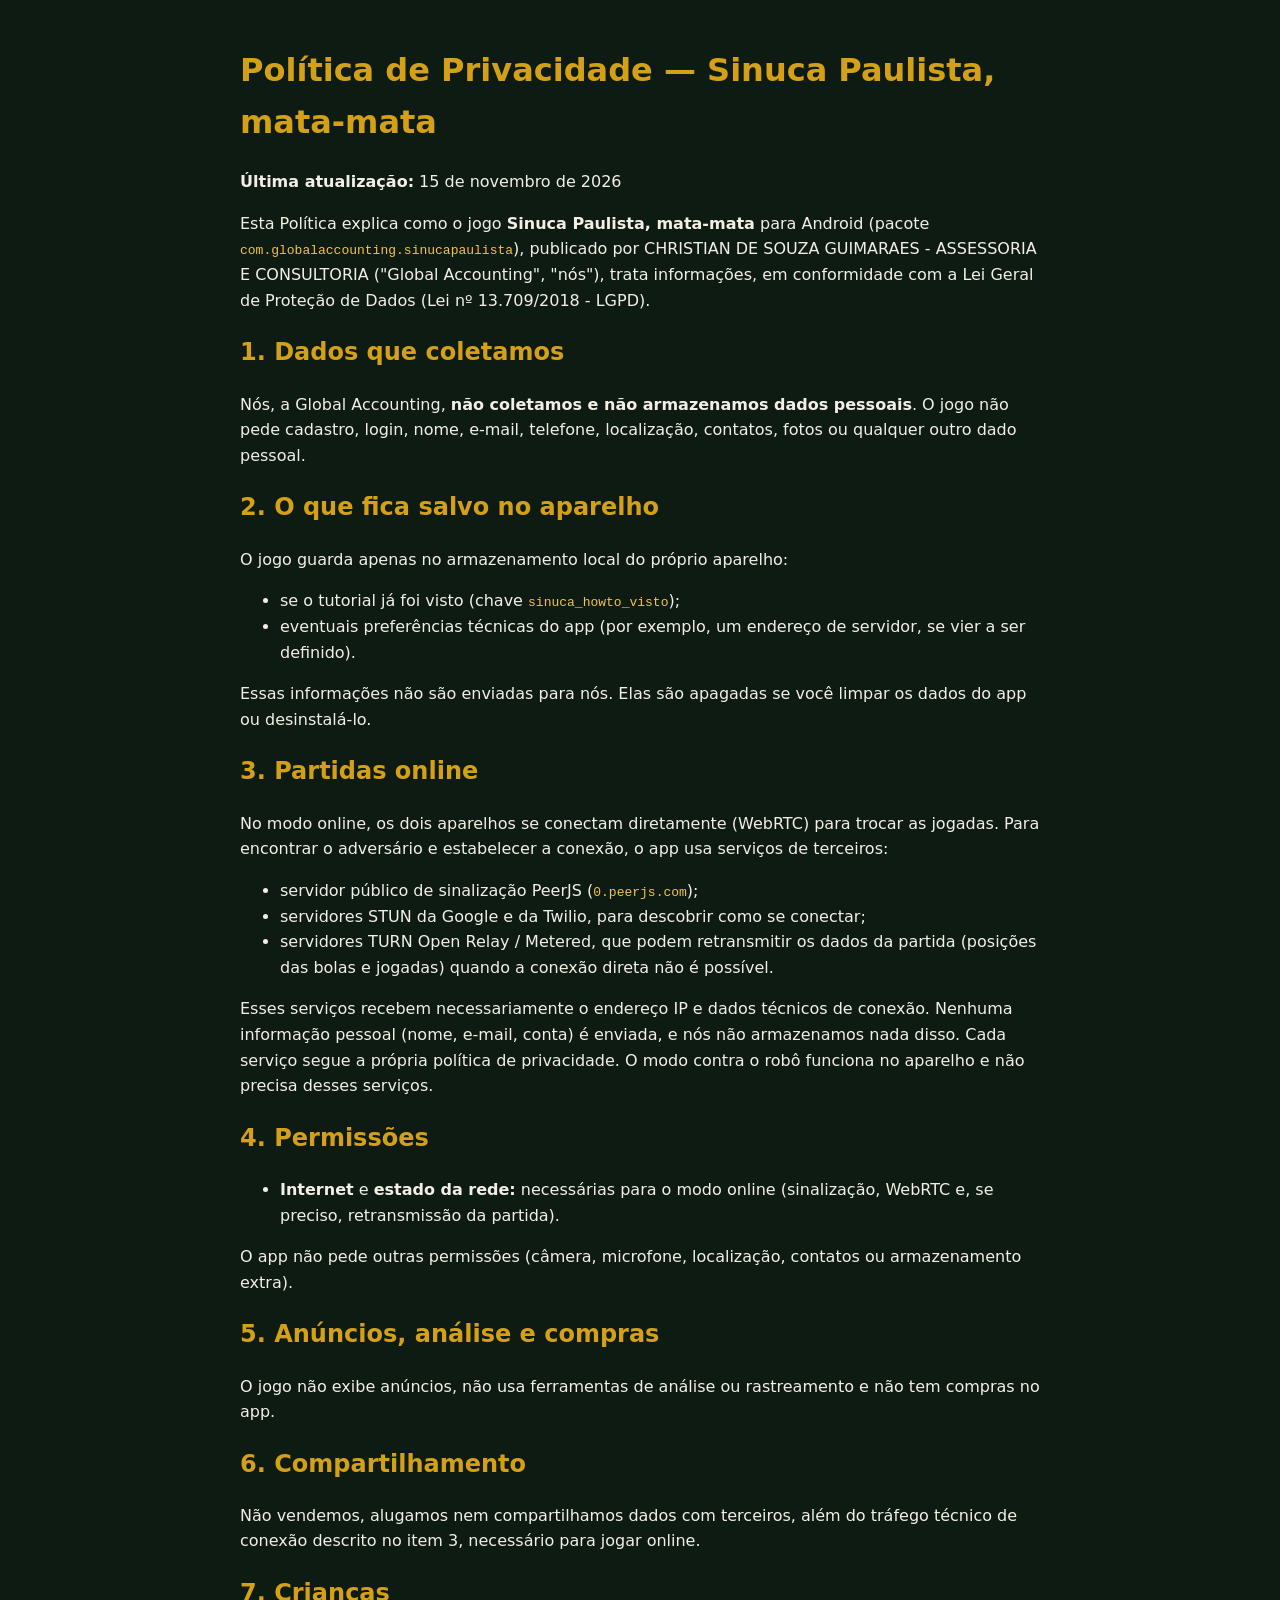
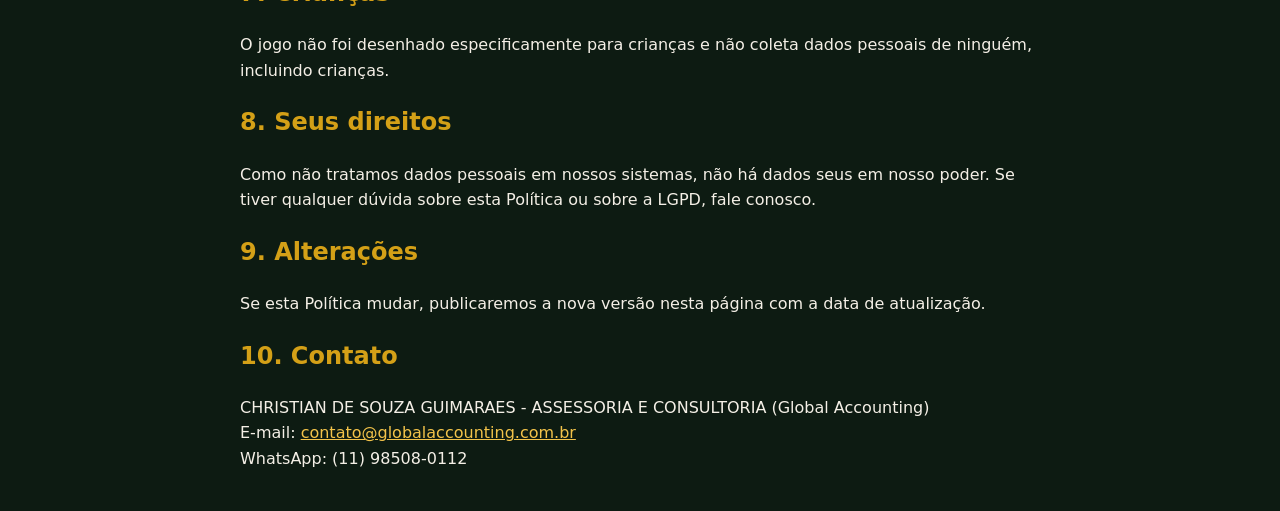
<file: sinucapaulista/privacidade.html>
<!DOCTYPE html>
<html lang="pt-BR"><head><meta charset="utf-8"><meta name="viewport" content="width=device-width,initial-scale=1">
<title>Política de Privacidade — Sinuca Paulista, mata-mata</title>
<style>body{background:#0d1b12;color:#f4efe6;font-family:system-ui,Arial,sans-serif;max-width:800px;margin:auto;padding:24px;line-height:1.6}h1,h2{color:#d4a017}a{color:#f3c34a}code{color:#f3c34a}</style>
</head><body>
<h1>Política de Privacidade — Sinuca Paulista, mata-mata</h1>
<p><strong>Última atualização:</strong> 15 de novembro de 2026</p>
<p>Esta Política explica como o jogo <strong>Sinuca Paulista, mata-mata</strong> para Android (pacote <code>com.globalaccounting.sinucapaulista</code>), publicado por CHRISTIAN DE SOUZA GUIMARAES - ASSESSORIA E CONSULTORIA ("Global Accounting", "nós"), trata informações, em conformidade com a Lei Geral de Proteção de Dados (Lei nº 13.709/2018 - LGPD).</p>
<h2>1. Dados que coletamos</h2>
<p>Nós, a Global Accounting, <strong>não coletamos e não armazenamos dados pessoais</strong>. O jogo não pede cadastro, login, nome, e-mail, telefone, localização, contatos, fotos ou qualquer outro dado pessoal.</p>
<h2>2. O que fica salvo no aparelho</h2>
<p>O jogo guarda apenas no armazenamento local do próprio aparelho:</p>
<ul>
<li>se o tutorial já foi visto (chave <code>sinuca_howto_visto</code>);</li>
<li>eventuais preferências técnicas do app (por exemplo, um endereço de servidor, se vier a ser definido).</li>
</ul>
<p>Essas informações não são enviadas para nós. Elas são apagadas se você limpar os dados do app ou desinstalá-lo.</p>
<h2>3. Partidas online</h2>
<p>No modo online, os dois aparelhos se conectam diretamente (WebRTC) para trocar as jogadas. Para encontrar o adversário e estabelecer a conexão, o app usa serviços de terceiros:</p>
<ul>
<li>servidor público de sinalização PeerJS (<code>0.peerjs.com</code>);</li>
<li>servidores STUN da Google e da Twilio, para descobrir como se conectar;</li>
<li>servidores TURN Open Relay / Metered, que podem retransmitir os dados da partida (posições das bolas e jogadas) quando a conexão direta não é possível.</li>
</ul>
<p>Esses serviços recebem necessariamente o endereço IP e dados técnicos de conexão. Nenhuma informação pessoal (nome, e-mail, conta) é enviada, e nós não armazenamos nada disso. Cada serviço segue a própria política de privacidade. O modo contra o robô funciona no aparelho e não precisa desses serviços.</p>
<h2>4. Permissões</h2>
<ul>
<li><strong>Internet</strong> e <strong>estado da rede:</strong> necessárias para o modo online (sinalização, WebRTC e, se preciso, retransmissão da partida).</li>
</ul>
<p>O app não pede outras permissões (câmera, microfone, localização, contatos ou armazenamento extra).</p>
<h2>5. Anúncios, análise e compras</h2>
<p>O jogo não exibe anúncios, não usa ferramentas de análise ou rastreamento e não tem compras no app.</p>
<h2>6. Compartilhamento</h2>
<p>Não vendemos, alugamos nem compartilhamos dados com terceiros, além do tráfego técnico de conexão descrito no item 3, necessário para jogar online.</p>
<h2>7. Crianças</h2>
<p>O jogo não foi desenhado especificamente para crianças e não coleta dados pessoais de ninguém, incluindo crianças.</p>
<h2>8. Seus direitos</h2>
<p>Como não tratamos dados pessoais em nossos sistemas, não há dados seus em nosso poder. Se tiver qualquer dúvida sobre esta Política ou sobre a LGPD, fale conosco.</p>
<h2>9. Alterações</h2>
<p>Se esta Política mudar, publicaremos a nova versão nesta página com a data de atualização.</p>
<h2>10. Contato</h2>
<p>CHRISTIAN DE SOUZA GUIMARAES - ASSESSORIA E CONSULTORIA (Global Accounting)<br>
E-mail: <a href="mailto:contato@globalaccounting.com.br">contato@globalaccounting.com.br</a><br>
WhatsApp: (11) 98508-0112</p>
</body></html>
</file>
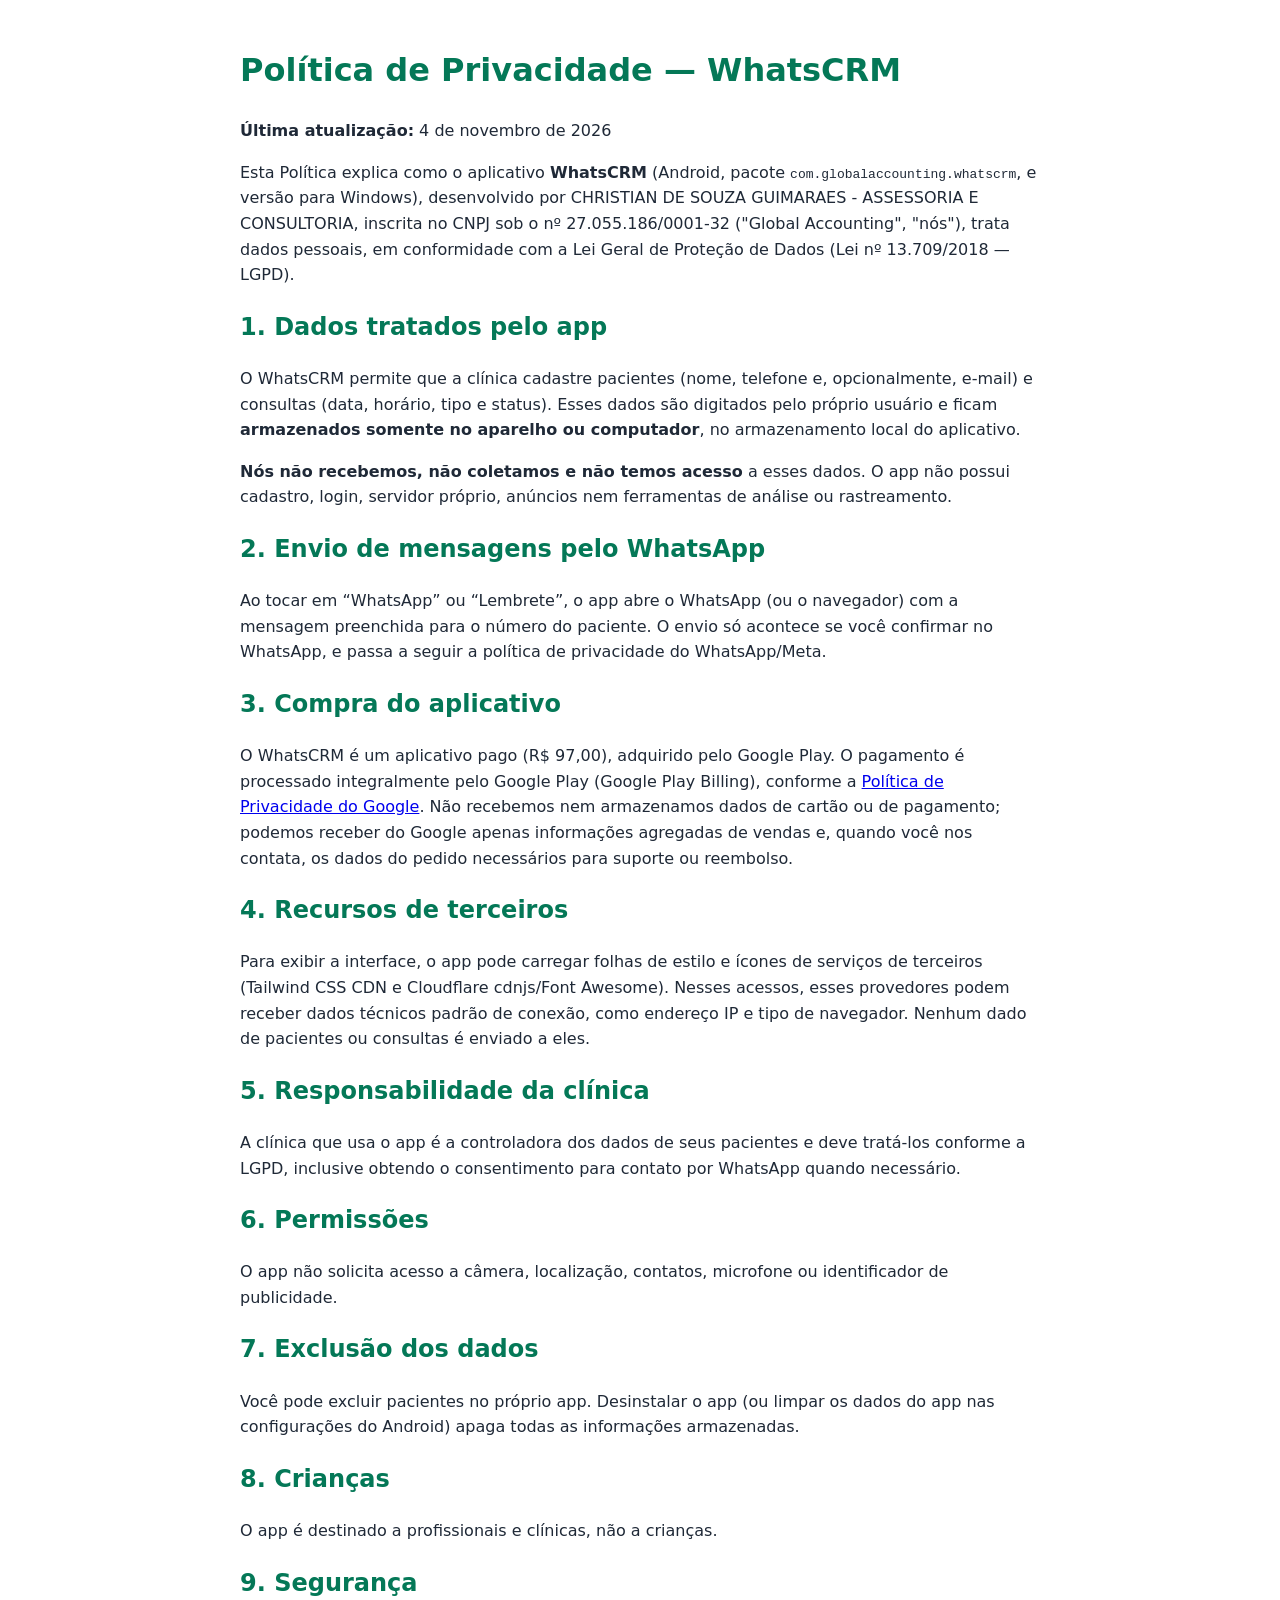
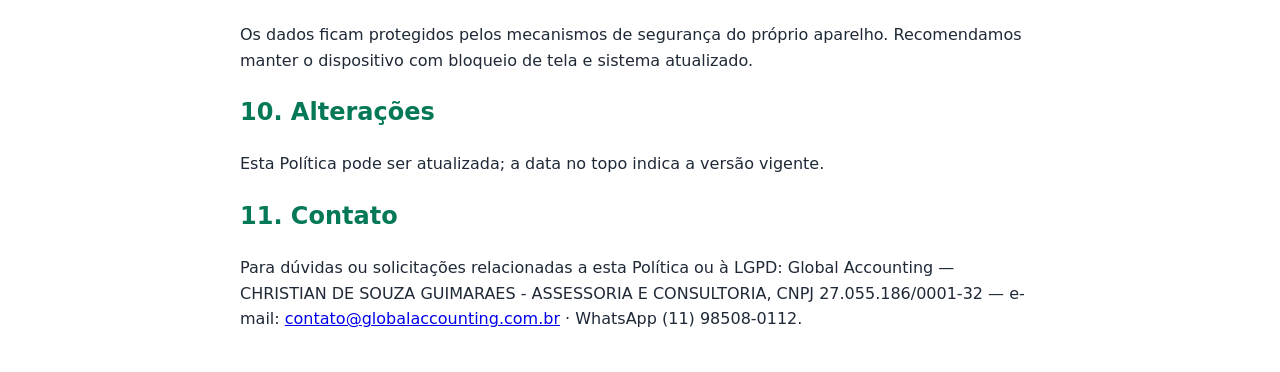
<file: whatscrm/privacidade.html>
<!DOCTYPE html>
<html lang="pt-BR"><head><meta charset="utf-8"><meta name="viewport" content="width=device-width,initial-scale=1">
<title>Política de Privacidade — WhatsCRM</title>
<style>body{font-family:system-ui,Arial,sans-serif;max-width:800px;margin:auto;padding:24px;line-height:1.6;color:#1f2937}h1,h2{color:#047857}</style>
</head><body>
<h1>Política de Privacidade — WhatsCRM</h1>
<p><strong>Última atualização:</strong> 4 de novembro de 2026</p>
<p>Esta Política explica como o aplicativo <strong>WhatsCRM</strong> (Android, pacote <code>com.globalaccounting.whatscrm</code>, e versão para Windows), desenvolvido por CHRISTIAN DE SOUZA GUIMARAES - ASSESSORIA E CONSULTORIA, inscrita no CNPJ sob o nº 27.055.186/0001-32 ("Global Accounting", "nós"), trata dados pessoais, em conformidade com a Lei Geral de Proteção de Dados (Lei nº 13.709/2018 — LGPD).</p>
<h2>1. Dados tratados pelo app</h2>
<p>O WhatsCRM permite que a clínica cadastre pacientes (nome, telefone e, opcionalmente, e-mail) e consultas (data, horário, tipo e status). Esses dados são digitados pelo próprio usuário e ficam <strong>armazenados somente no aparelho ou computador</strong>, no armazenamento local do aplicativo.</p>
<p><strong>Nós não recebemos, não coletamos e não temos acesso</strong> a esses dados. O app não possui cadastro, login, servidor próprio, anúncios nem ferramentas de análise ou rastreamento.</p>
<h2>2. Envio de mensagens pelo WhatsApp</h2>
<p>Ao tocar em “WhatsApp” ou “Lembrete”, o app abre o WhatsApp (ou o navegador) com a mensagem preenchida para o número do paciente. O envio só acontece se você confirmar no WhatsApp, e passa a seguir a política de privacidade do WhatsApp/Meta.</p>
<h2>3. Compra do aplicativo</h2>
<p>O WhatsCRM é um aplicativo pago (R$ 97,00), adquirido pelo Google Play. O pagamento é processado integralmente pelo Google Play (Google Play Billing), conforme a <a href="https://policies.google.com/privacy?hl=pt-BR">Política de Privacidade do Google</a>. Não recebemos nem armazenamos dados de cartão ou de pagamento; podemos receber do Google apenas informações agregadas de vendas e, quando você nos contata, os dados do pedido necessários para suporte ou reembolso.</p>
<h2>4. Recursos de terceiros</h2>
<p>Para exibir a interface, o app pode carregar folhas de estilo e ícones de serviços de terceiros (Tailwind CSS CDN e Cloudflare cdnjs/Font Awesome). Nesses acessos, esses provedores podem receber dados técnicos padrão de conexão, como endereço IP e tipo de navegador. Nenhum dado de pacientes ou consultas é enviado a eles.</p>
<h2>5. Responsabilidade da clínica</h2>
<p>A clínica que usa o app é a controladora dos dados de seus pacientes e deve tratá-los conforme a LGPD, inclusive obtendo o consentimento para contato por WhatsApp quando necessário.</p>
<h2>6. Permissões</h2>
<p>O app não solicita acesso a câmera, localização, contatos, microfone ou identificador de publicidade.</p>
<h2>7. Exclusão dos dados</h2>
<p>Você pode excluir pacientes no próprio app. Desinstalar o app (ou limpar os dados do app nas configurações do Android) apaga todas as informações armazenadas.</p>
<h2>8. Crianças</h2>
<p>O app é destinado a profissionais e clínicas, não a crianças.</p>
<h2>9. Segurança</h2>
<p>Os dados ficam protegidos pelos mecanismos de segurança do próprio aparelho. Recomendamos manter o dispositivo com bloqueio de tela e sistema atualizado.</p>
<h2>10. Alterações</h2>
<p>Esta Política pode ser atualizada; a data no topo indica a versão vigente.</p>
<h2>11. Contato</h2>
<p>Para dúvidas ou solicitações relacionadas a esta Política ou à LGPD: Global Accounting — CHRISTIAN DE SOUZA GUIMARAES - ASSESSORIA E CONSULTORIA, CNPJ 27.055.186/0001-32 — e-mail: <a href="mailto:contato@globalaccounting.com.br">contato@globalaccounting.com.br</a> · WhatsApp (11) 98508-0112.</p>
</body></html>
</file>
<file: global-ia/style.css>
:root{--c1:#0B3D91;--c2:#F5A623;--gold:#D4AF37;--gold2:#F3DC8F;--gold3:#B8892B;--gg:linear-gradient(135deg,#F3DC8F,#D4AF37 50%,#B8892B);--bg:#000;--panel:#0d0d0d;--line:#3a2f12;--txt:#F2EEE3;--mut:#B9B09A}
*{box-sizing:border-box}html,body{background:#000}body{margin:0;font-family:system-ui,-apple-system,Segoe UI,Roboto,sans-serif;background:var(--bg);color:var(--txt);min-height:100vh}
header{position:sticky;top:0;z-index:5;display:flex;align-items:center;gap:10px;padding:12px 16px;padding-top:calc(12px + env(safe-area-inset-top));background:#000;border-bottom:1px solid var(--line);box-shadow:0 1px 0 #D4AF3722}
.brand{flex:1;display:flex;align-items:center;gap:10px}header img{width:44px;height:44px}
header h1{font-size:1.35rem;margin:0;letter-spacing:.06em;text-transform:uppercase;font-weight:800;background:var(--gg);-webkit-background-clip:text;background-clip:text;color:transparent}header h1 span{font-weight:400}
main{max-width:640px;margin:auto;padding:16px}.hidden{display:none!important}h2{color:var(--gold)}label{display:block;margin:10px 0;font-weight:600;font-size:.9rem;color:var(--txt)}
input,select,textarea{width:100%;margin-top:4px;padding:12px;border:1px solid var(--line);border-radius:12px;font:inherit;background:#111;color:var(--txt)}input:focus,select:focus,textarea:focus{outline:none;border-color:var(--gold);box-shadow:0 0 0 2px #D4AF3733}
::placeholder{color:#7d7563}input[type=color]{height:48px;padding:4px}input[type=file]{color:var(--mut)}details{color:var(--mut);margin:8px 0}summary{cursor:pointer;color:var(--gold)}
.row{display:flex;gap:10px}.row>*{flex:1}.wrap{flex-wrap:wrap}button{font:inherit;cursor:pointer}
.primary{background:var(--gg);color:#111;border:0;border-radius:12px;padding:12px 14px;font-weight:800;margin-top:8px;box-shadow:0 2px 12px #D4AF3733}.primary:hover{filter:brightness(1.08)}
.primary.alt{background:#000;color:var(--gold);border:1px solid var(--gold);box-shadow:none}.primary.full{flex-basis:100%;background:var(--gg)}
.ghost{background:transparent;color:var(--gold);border:1px solid var(--gold);border-radius:10px;padding:6px 10px}
.cards{display:grid;grid-template-columns:1fr 1fr;gap:12px}.card{background:var(--panel);color:var(--txt);border:1px solid var(--line);border-radius:16px;padding:16px;text-align:left;display:flex;flex-direction:column;gap:4px}.card.on{border-color:var(--gold);box-shadow:0 0 0 1px var(--gold)}.card b{color:var(--gold2)}.card span{font-size:1.8rem}.card small{color:var(--mut)}
.chat{margin-top:16px;background:var(--panel);border:1px solid var(--line);border-radius:16px;padding:12px}.chips{display:flex;gap:6px;overflow-x:auto;margin-top:10px}.chips button{white-space:nowrap;border:1px solid var(--line);background:#000;color:var(--gold2);border-radius:20px;padding:6px 10px;font-size:.8rem}
.box{background:var(--panel);border:1px solid var(--line);border-radius:16px;padding:14px;margin-top:16px}.box h3{margin:.2em 0 .5em;color:var(--gold)}.cap{white-space:pre-wrap;background:#111;border:1px solid #222;border-radius:10px;padding:10px;color:var(--txt)}.tags{color:var(--gold2);font-weight:600}
.box button:not(.primary){background:#000;color:var(--gold);border:1px solid var(--gold);border-radius:10px;padding:6px 10px}
canvas{width:100%;height:auto;border-radius:12px;display:block}.logoPrev{max-width:120px;max-height:80px;border-radius:8px}.hello{font-size:1.05rem}.hello b{color:var(--gold)}.mini{font-size:.85rem;padding:8px 10px}a{color:var(--gold)}
</file>
